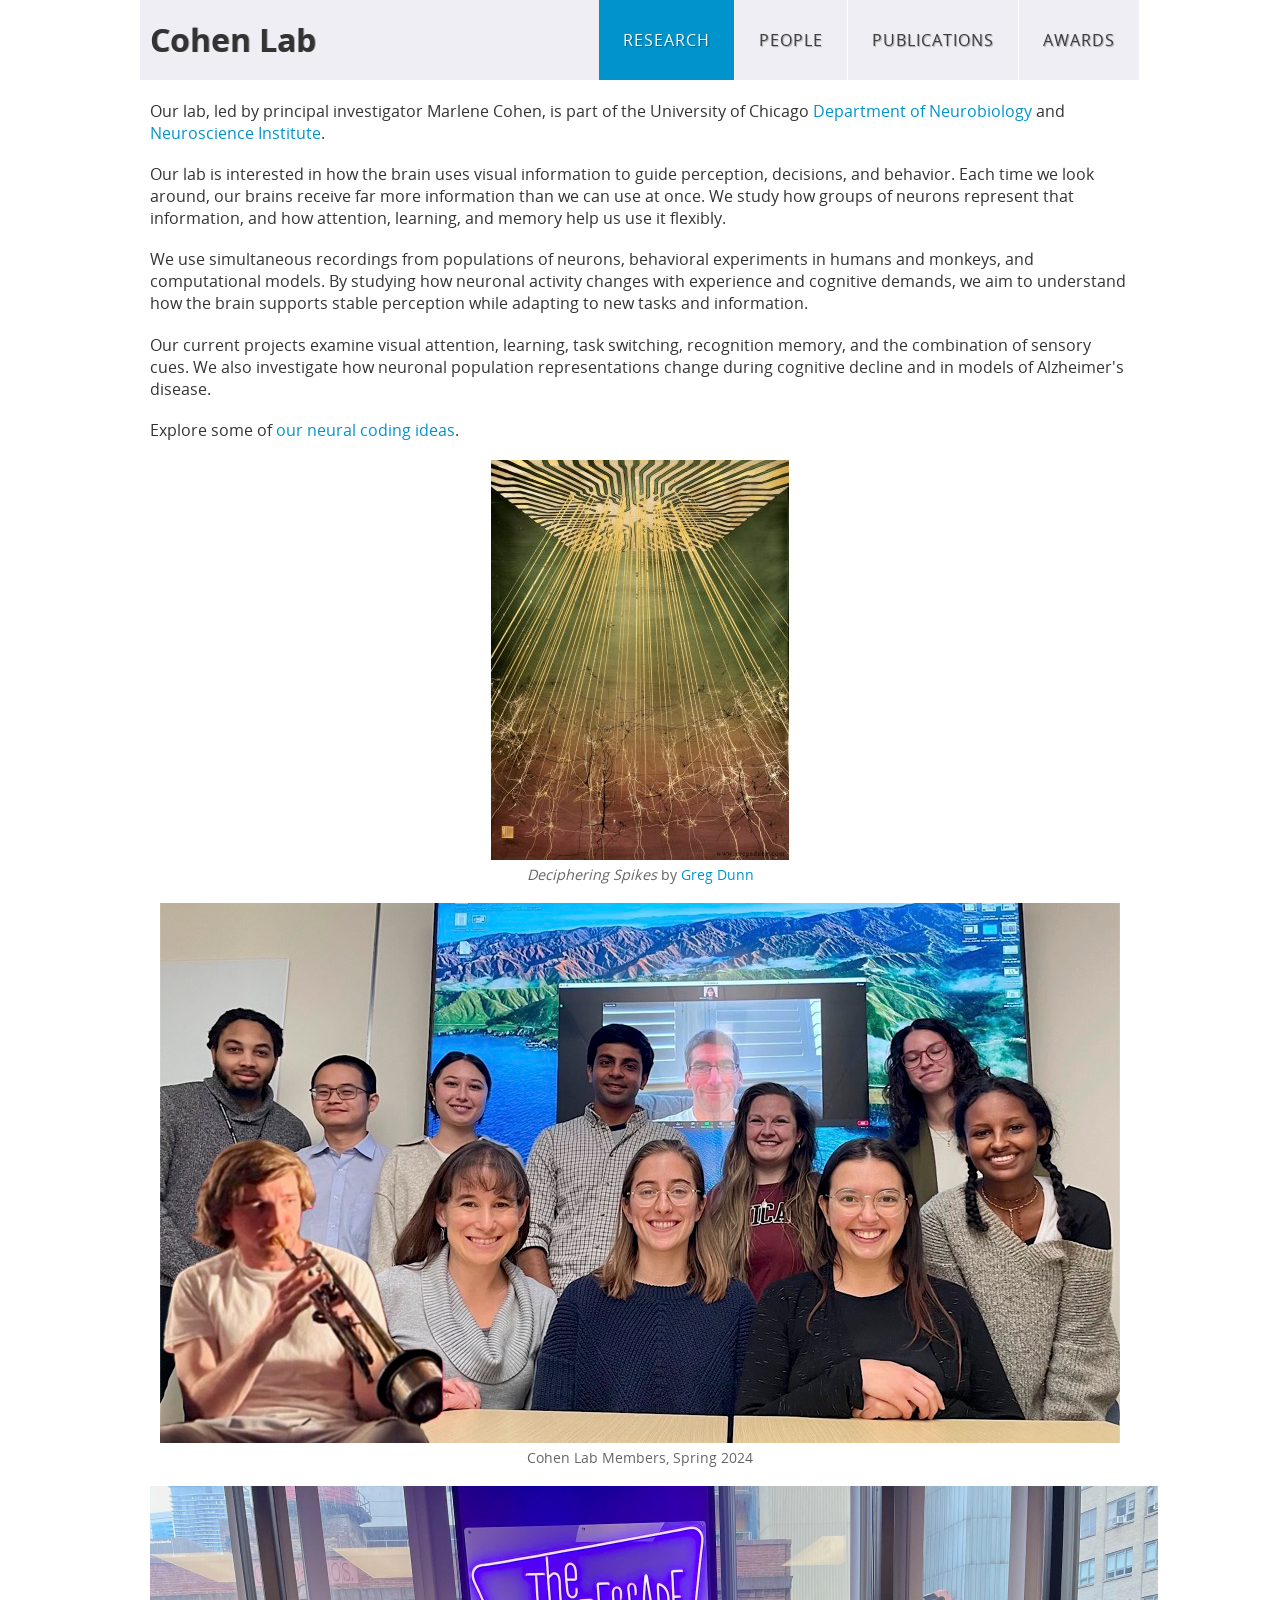
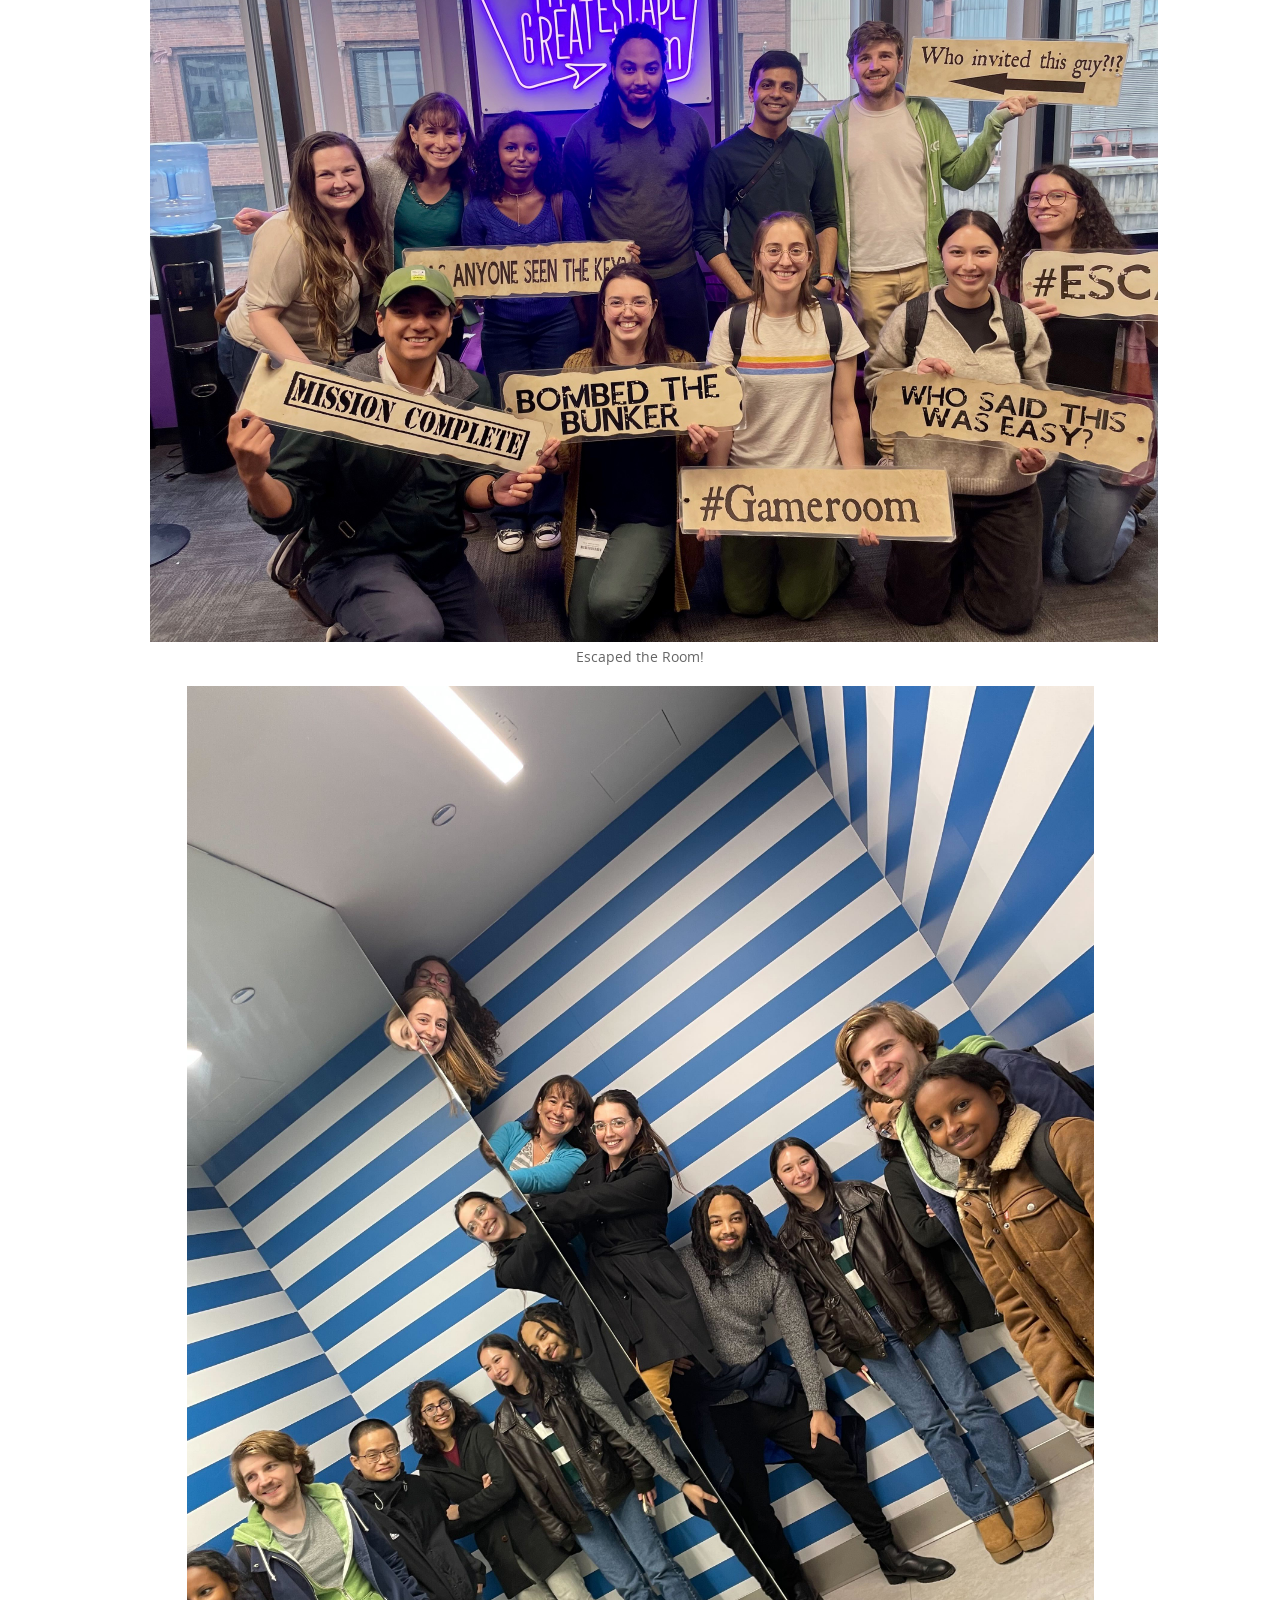
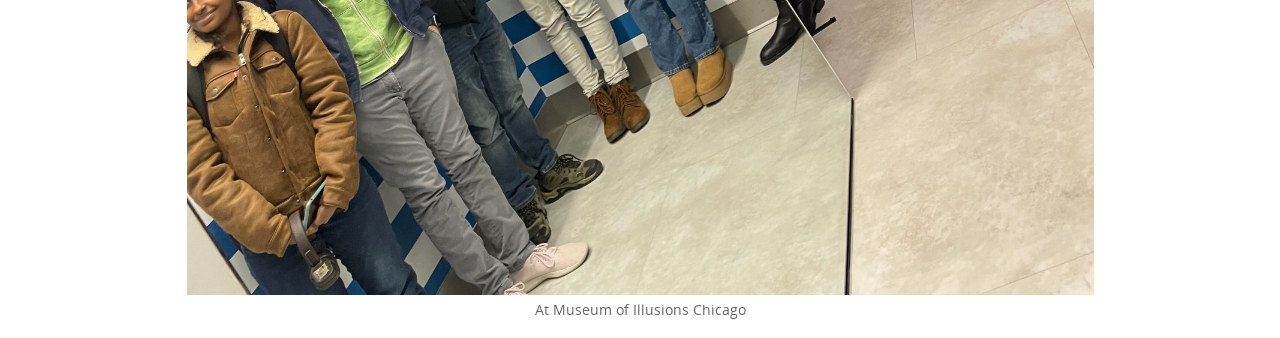
<file: docs/index.html>
<!doctype html>
<html lang="en">
  <head>
    <title>Marlene Cohen Laboratory</title>
    <link href="cohenlab.css" rel="stylesheet" type="text/css" />
  </head>
  <body>
    <div class="content">
      <div class="header">
        <!-- <img src='banner-pitt-mark.jpg'> -->

        <div id="nav">
          <ul>
            <li class="current"><a href="index.html">Research</a></li>
            <li><a href="people.html">People</a></li>
            <li><a href="publications.html">Publications</a></li>
            <li><a href="awards.html">Awards</a></li>
          </ul>
        </div>
        <h1>Cohen Lab</h1>
      </div>

      <div class="main">
        <div class="">
          <!-- <img src='sampledata.jpg'>
<div class="captions">
	<h2>This is what our data looks like.</h2>
</div>

<img src='samplechannel.jpg'>
 -->
          <p>
            Our lab, led by principal investigator Marlene Cohen, is part of the
            University of Chicago
            <a href="https://neurobiology.uchicago.edu/"
              >Department of Neurobiology</a
            >
            and
            <a href="https://neuroscience.uchicago.edu/"
              >Neuroscience Institute</a
            >.
          </p>

          <p>
            Our lab is interested in how the brain uses visual information to
            guide perception, decisions, and behavior. Each time we look around,
            our brains receive far more information than we can use at once. We
            study how groups of neurons represent that information, and how
            attention, learning, and memory help us use it flexibly.
          </p>
          <p>
            We use simultaneous recordings from populations of neurons,
            behavioral experiments in humans and monkeys, and computational
            models. By studying how neuronal activity changes with experience
            and cognitive demands, we aim to understand how the brain supports
            stable perception while adapting to new tasks and information.
          </p>
          <p>
            Our current projects examine visual attention, learning, task
            switching, recognition memory, and the combination of sensory cues.
            We also investigate how neuronal population representations change
            during cognitive decline and in models of Alzheimer's disease.
          </p>

          <p>
            Explore some of
            <a href="https://marlenercohen.github.io/geometry-of-thought/"
              >our neural coding ideas</a
            >.
          </p>

          <div class="figure">
            <div>
              <a href="cohen_commission.html"
                ><img
                  src="cohen_commission.jpg"
                  alt="Deciphering Spikes, painting by Greg Dunn commissioned for the lab"
                  width="298"
                  height="400"
              /></a>
              <!--
	<img src='arrays.jpg' width='900' height='441'>
	<img src='sampledata.jpg' width='482' height='280'>
	<img src='samplechannel.jpg' width='399' height='280'> -->
            </div>
            <div class="caption">
              <i>Deciphering Spikes</i> by
              <a href="cohen_commission.html">Greg Dunn</a>
            </div>
          </div>
        </div>

        <div class="figure">
          <img
            src="labpic.jpg"
            width="960"
            height="540"
            alt="Lab members gathered"
          />
          <div class="caption">Cohen Lab Members, Spring 2024</div>
        </div>
        <div class="figure">
          <img
            src="escape.jpg"
            width="1008"
            height="756"
            alt="Lab members celebrate victory"
          />
          <div class="caption">Escaped the Room!</div>
        </div>
        <div class="figure">
          <img
            src="illusion.jpg"
            width="907"
            height="1209"
            alt="Unusual perspective of lab members"
          />
          <div class="caption">At Museum of Illusions Chicago</div>
        </div>
      </div>
    </div>
    <script>
      var _gaq = _gaq || [];
      _gaq.push(["_setAccount", "UA-36867019-1"]);
      _gaq.push(["_trackPageview"]);

      (function () {
        var ga = document.createElement("script");
        ga.type = "text/javascript";
        ga.async = true;
        ga.src =
          ("https:" == document.location.protocol
            ? "https://ssl"
            : "http://www") + ".google-analytics.com/ga.js";
        var s = document.getElementsByTagName("script")[0];
        s.parentNode.insertBefore(ga, s);
      })();
    </script>
  </body>
</html>
</file>
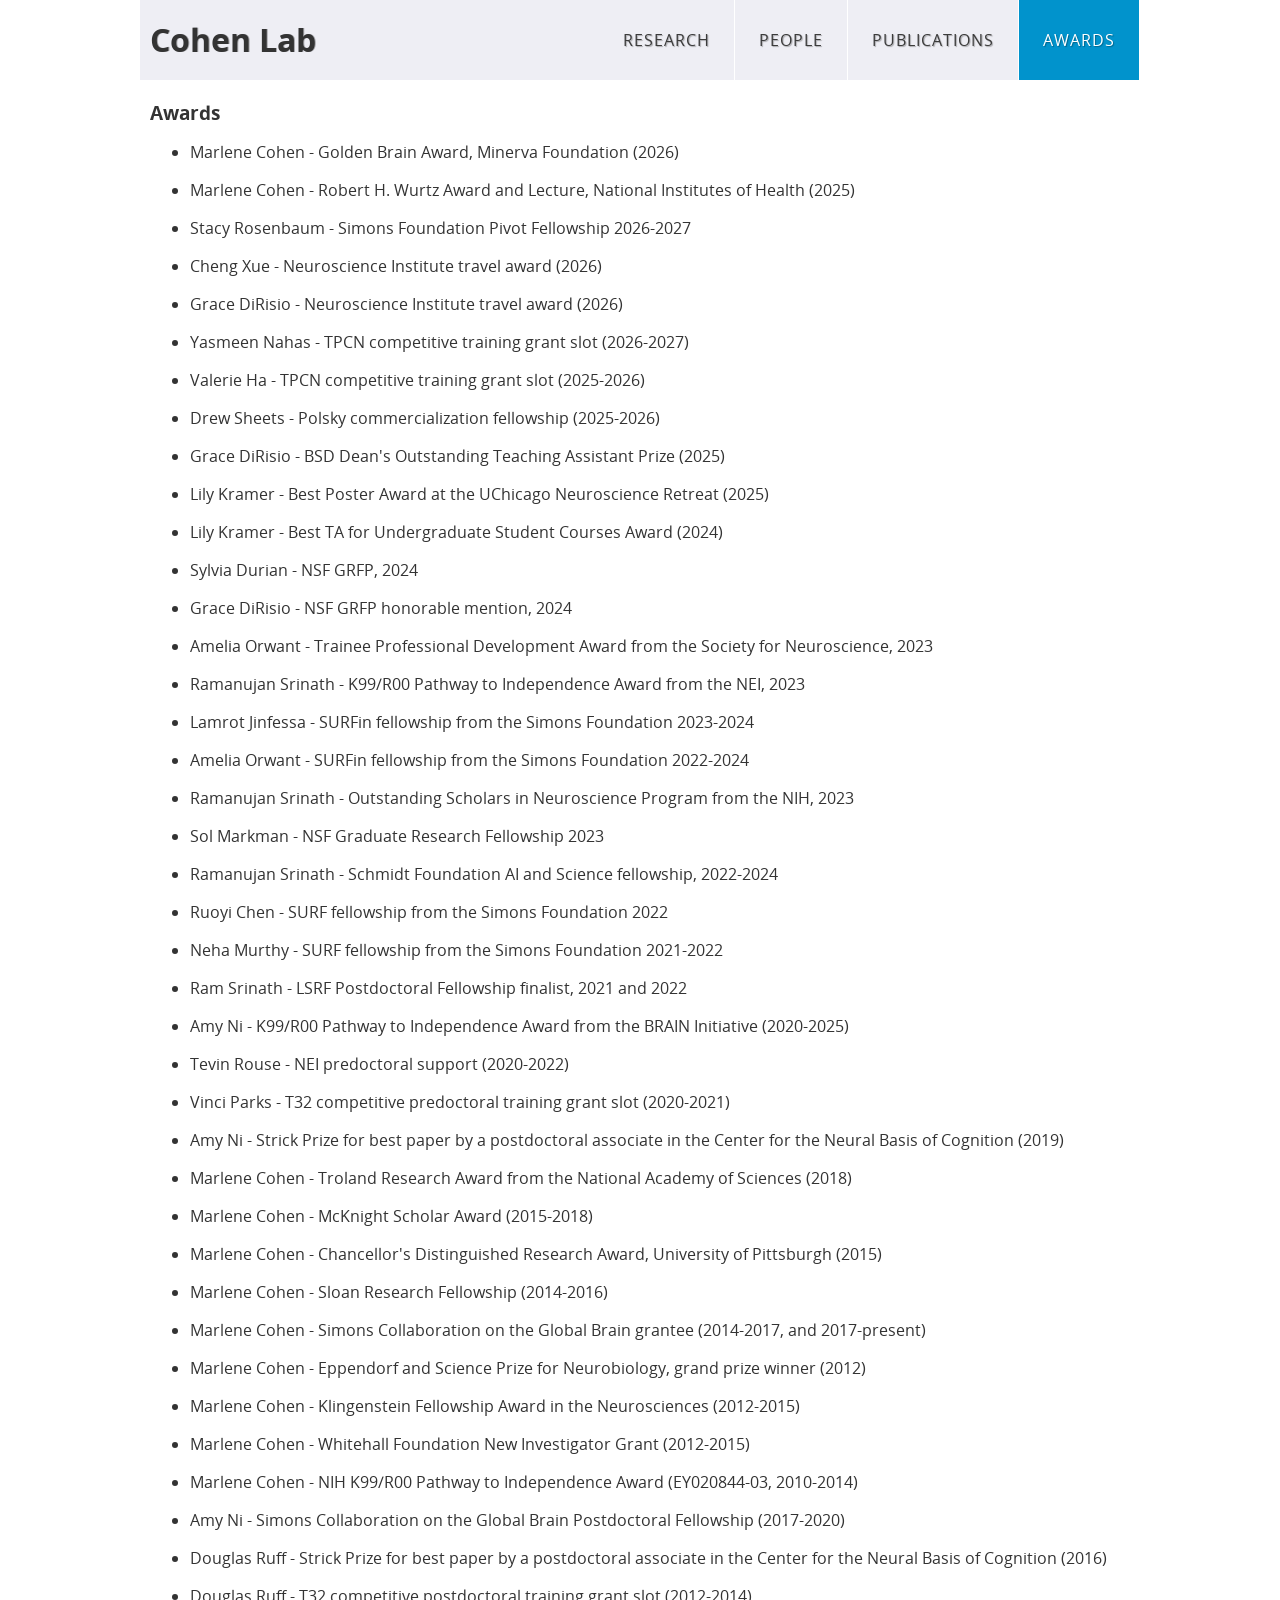
<file: docs/awards.html>
<!doctype html>
<html lang="en">
  <head>
    <title>Marlene Cohen Laboratory : Awards</title>
    <link href="cohenlab.css" rel="stylesheet" type="text/css" />
  </head>
  <body>
    <div class="content">
      <div class="header">
        <!-- <img src='banner-pitt-mark.jpg'> -->

        <div id="nav">
          <ul>
            <li><a href="index.html">Research</a></li>
            <li><a href="people.html">People</a></li>
            <li><a href="publications.html">Publications</a></li>
            <li class="current"><a href="awards.html">Awards</a></li>
          </ul>
        </div>
        <h1><a href="index.html">Cohen Lab</a></h1>
      </div>

      <div class="main">
        <div id="primaryContent">
          <h3>Awards</h3>

          <ul class="awards">
            <li>
              Marlene Cohen - Golden Brain Award, Minerva Foundation (2026)
            </li>
            <li>
              Marlene Cohen - Robert H. Wurtz Award and Lecture, National
              Institutes of Health (2025)
            </li>
            <li>
              Stacy Rosenbaum - Simons Foundation Pivot Fellowship 2026-2027
            </li>
            <li>Cheng Xue - Neuroscience Institute travel award (2026)</li>
            <li>Grace DiRisio - Neuroscience Institute travel award (2026)</li>
            <li>
              Yasmeen Nahas - TPCN competitive training grant slot (2026-2027)
            </li>
            <li>
              Valerie Ha - TPCN competitive training grant slot (2025-2026)
            </li>
            <li>
              Drew Sheets - Polsky commercialization fellowship (2025-2026)
            </li>
            <li>
              Grace DiRisio - BSD Dean's Outstanding Teaching Assistant Prize
              (2025)
            </li>
            <li>
              Lily Kramer - Best Poster Award at the UChicago Neuroscience
              Retreat (2025)
            </li>
            <li>
              Lily Kramer - Best TA for Undergraduate Student Courses Award
              (2024)
            </li>
            <li>Sylvia Durian - NSF GRFP, 2024</li>
            <li>Grace DiRisio - NSF GRFP honorable mention, 2024</li>
            <li>
              Amelia Orwant - Trainee Professional Development Award from the
              Society for Neuroscience, 2023
            </li>
            <li>
              Ramanujan Srinath - K99/R00 Pathway to Independence Award from the
              NEI, 2023
            </li>
            <li>
              Lamrot Jinfessa - SURFin fellowship from the Simons Foundation
              2023-2024
            </li>
            <li>
              Amelia Orwant - SURFin fellowship from the Simons Foundation
              2022-2024
            </li>
            <li>
              Ramanujan Srinath - Outstanding Scholars in Neuroscience Program
              from the NIH, 2023
            </li>
            <li>Sol Markman - NSF Graduate Research Fellowship 2023</li>
            <li>
              Ramanujan Srinath - Schmidt Foundation AI and Science fellowship,
              2022-2024
            </li>
            <li>
              Ruoyi Chen - SURF fellowship from the Simons Foundation 2022
            </li>
            <li>
              Neha Murthy - SURF fellowship from the Simons Foundation 2021-2022
            </li>
            <li>
              Ram Srinath - LSRF Postdoctoral Fellowship finalist, 2021 and 2022
            </li>
            <li>
              Amy Ni - K99/R00 Pathway to Independence Award from the BRAIN
              Initiative (2020-2025)
            </li>
            <li>Tevin Rouse - NEI predoctoral support (2020-2022)</li>
            <li>
              Vinci Parks - T32 competitive predoctoral training grant slot
              (2020-2021)
            </li>
            <li>
              Amy Ni - Strick Prize for best paper by a postdoctoral associate
              in the Center for the Neural Basis of Cognition (2019)
            </li>
            <li>
              Marlene Cohen - Troland Research Award from the National Academy
              of Sciences (2018)
            </li>
            <li>Marlene Cohen - McKnight Scholar Award (2015-2018)</li>
            <li>
              Marlene Cohen - Chancellor's Distinguished Research Award,
              University of Pittsburgh (2015)
            </li>
            <li>Marlene Cohen - Sloan Research Fellowship (2014-2016)</li>
            <li>
              Marlene Cohen - Simons Collaboration on the Global Brain grantee
              (2014-2017, and 2017-present)
            </li>
            <li>
              Marlene Cohen - Eppendorf and Science Prize for Neurobiology,
              grand prize winner (2012)
            </li>
            <li>
              Marlene Cohen - Klingenstein Fellowship Award in the Neurosciences
              (2012-2015)
            </li>
            <li>
              Marlene Cohen - Whitehall Foundation New Investigator Grant
              (2012-2015)
            </li>
            <li>
              Marlene Cohen - NIH K99/R00 Pathway to Independence Award
              (EY020844-03, 2010-2014)
            </li>
            <li>
              Amy Ni - Simons Collaboration on the Global Brain Postdoctoral
              Fellowship (2017-2020)
            </li>
            <li>
              Douglas Ruff - Strick Prize for best paper by a postdoctoral
              associate in the Center for the Neural Basis of Cognition (2016)
            </li>
            <li>
              Douglas Ruff - T32 competitive postdoctoral training grant slot
              (2012-2014)
            </li>
          </ul>
        </div>
      </div>
    </div>
    <script>
      var _gaq = _gaq || [];
      _gaq.push(["_setAccount", "UA-36867019-1"]);
      _gaq.push(["_trackPageview"]);

      (function () {
        var ga = document.createElement("script");
        ga.type = "text/javascript";
        ga.async = true;
        ga.src =
          ("https:" == document.location.protocol
            ? "https://ssl"
            : "http://www") + ".google-analytics.com/ga.js";
        var s = document.getElementsByTagName("script")[0];
        s.parentNode.insertBefore(ga, s);
      })();
    </script>
  </body>
</html>
</file>
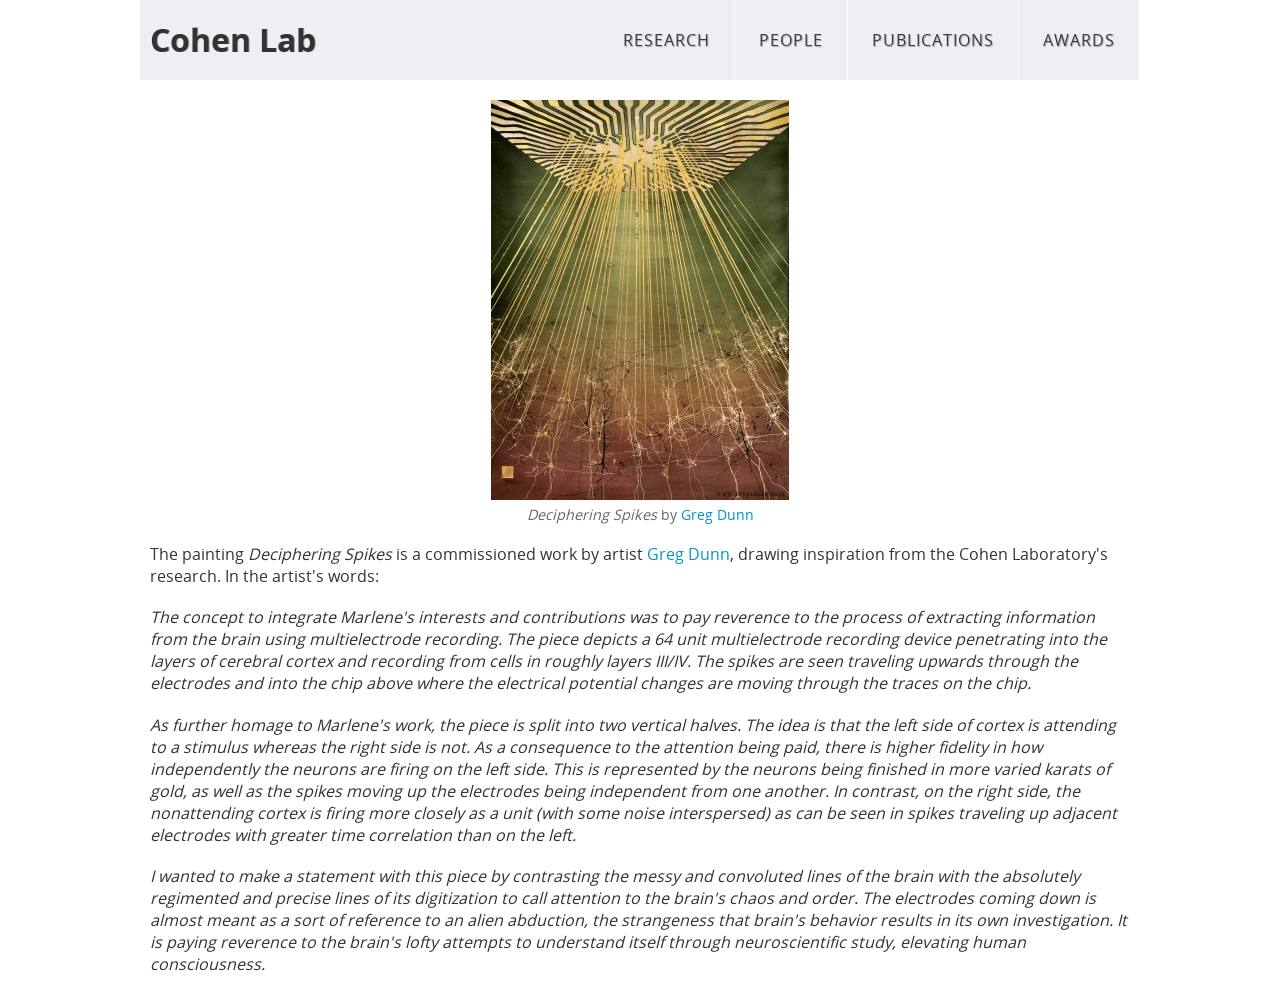
<file: docs/cohen_commission.html>
<!doctype html>
<html lang="en">
  <head>
    <title>Marlene Cohen Laboratory : Painting by Greg Dunn</title>
    <link href="cohenlab.css" rel="stylesheet" type="text/css" />
  </head>
  <body>
    <div class="content">
      <div class="header">
        <!-- <img src='banner-pitt-mark.jpg'> -->

        <div id="nav">
          <ul>
            <li><a href="index.html">Research</a></li>
            <li><a href="people.html">People</a></li>
            <li><a href="publications.html">Publications</a></li>
            <li><a href="awards.html">Awards</a></li>
          </ul>
        </div>
        <h1><a href="index.html">Cohen Lab</a></h1>
      </div>

      <div class="main">
        <div class="figure">
          <div>
            <a href="cohen_commission.html"
              ><img
                src="cohen_commission.jpg"
                alt="Deciphering Spikes, painting by Greg Dunn commissioned for the lab"
                width="298"
                height="400"
            /></a>
            <!--
	<img src='arrays.jpg' width='900' height='441'>
	<img src='sampledata.jpg' width='482' height='280'>
	<img src='samplechannel.jpg' width='399' height='280'> -->
          </div>
          <div class="caption">
            <i>Deciphering Spikes</i> by
            <a href="http://www.gregadunn.com/">Greg Dunn</a>
          </div>
        </div>

        <p>
          The painting <i>Deciphering Spikes</i> is a commissioned work by
          artist <a href="http://www.gregadunn.com/">Greg Dunn</a>, drawing
          inspiration from the Cohen Laboratory's research. In the artist's
          words:
        </p>

        <div class="blockquote">
          <p>
            The concept to integrate Marlene's interests and contributions was
            to pay reverence to the process of extracting information from the
            brain using multielectrode recording. The piece depicts a 64 unit
            multielectrode recording device penetrating into the layers of
            cerebral cortex and recording from cells in roughly layers III/IV.
            The spikes are seen traveling upwards through the electrodes and
            into the chip above where the electrical potential changes are
            moving through the traces on the chip.
          </p>
          <p>
            As further homage to Marlene's work, the piece is split into two
            vertical halves. The idea is that the left side of cortex is
            attending to a stimulus whereas the right side is not. As a
            consequence to the attention being paid, there is higher fidelity in
            how independently the neurons are firing on the left side. This is
            represented by the neurons being finished in more varied karats of
            gold, as well as the spikes moving up the electrodes being
            independent from one another. In contrast, on the right side, the
            nonattending cortex is firing more closely as a unit (with some
            noise interspersed) as can be seen in spikes traveling up adjacent
            electrodes with greater time correlation than on the left.
          </p>
          <p>
            I wanted to make a statement with this piece by contrasting the
            messy and convoluted lines of the brain with the absolutely
            regimented and precise lines of its digitization to call attention
            to the brain's chaos and order. The electrodes coming down is almost
            meant as a sort of reference to an alien abduction, the strangeness
            that brain's behavior results in its own investigation. It is paying
            reverence to the brain's lofty attempts to understand itself through
            neuroscientific study, elevating human consciousness.
          </p>
        </div>
      </div>
    </div>
    <script>
      var _gaq = _gaq || [];
      _gaq.push(["_setAccount", "UA-36867019-1"]);
      _gaq.push(["_trackPageview"]);

      (function () {
        var ga = document.createElement("script");
        ga.type = "text/javascript";
        ga.async = true;
        ga.src =
          ("https:" == document.location.protocol
            ? "https://ssl"
            : "http://www") + ".google-analytics.com/ga.js";
        var s = document.getElementsByTagName("script")[0];
        s.parentNode.insertBefore(ga, s);
      })();
    </script>
  </body>
</html>
</file>
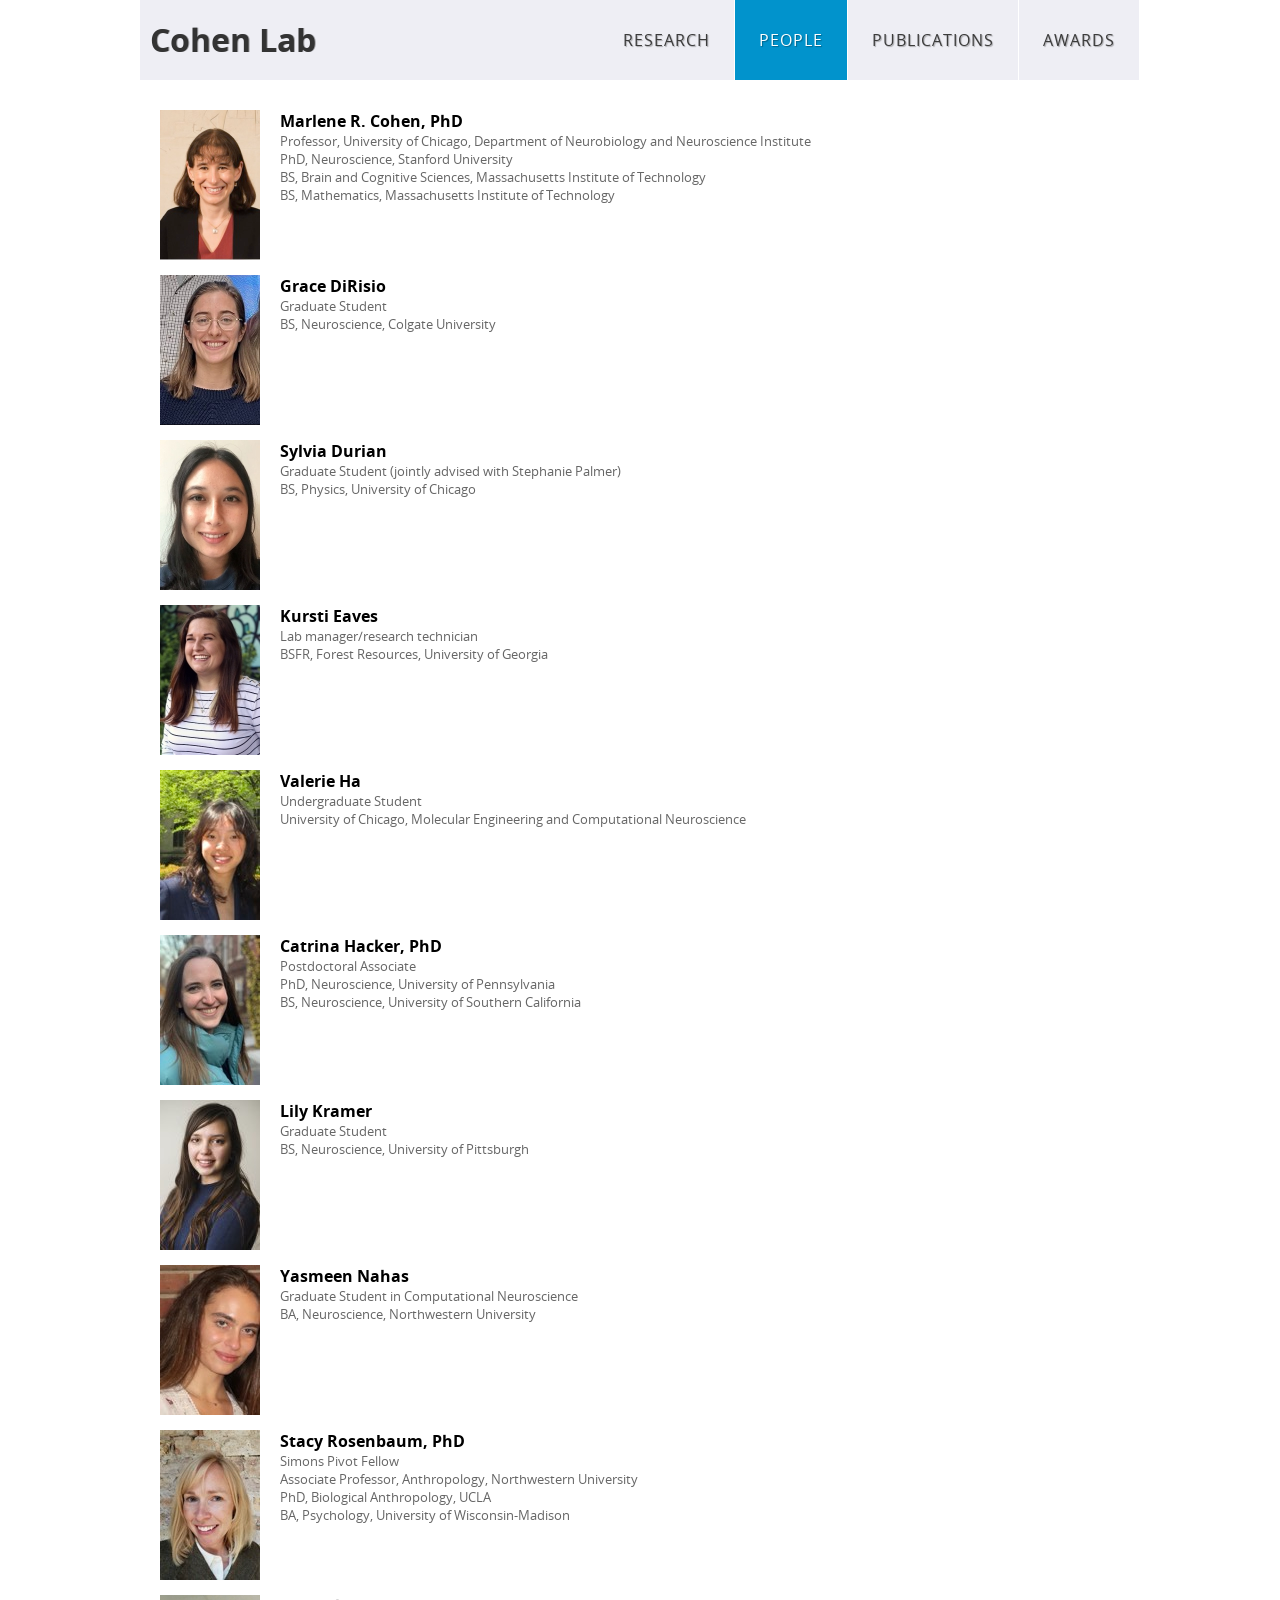
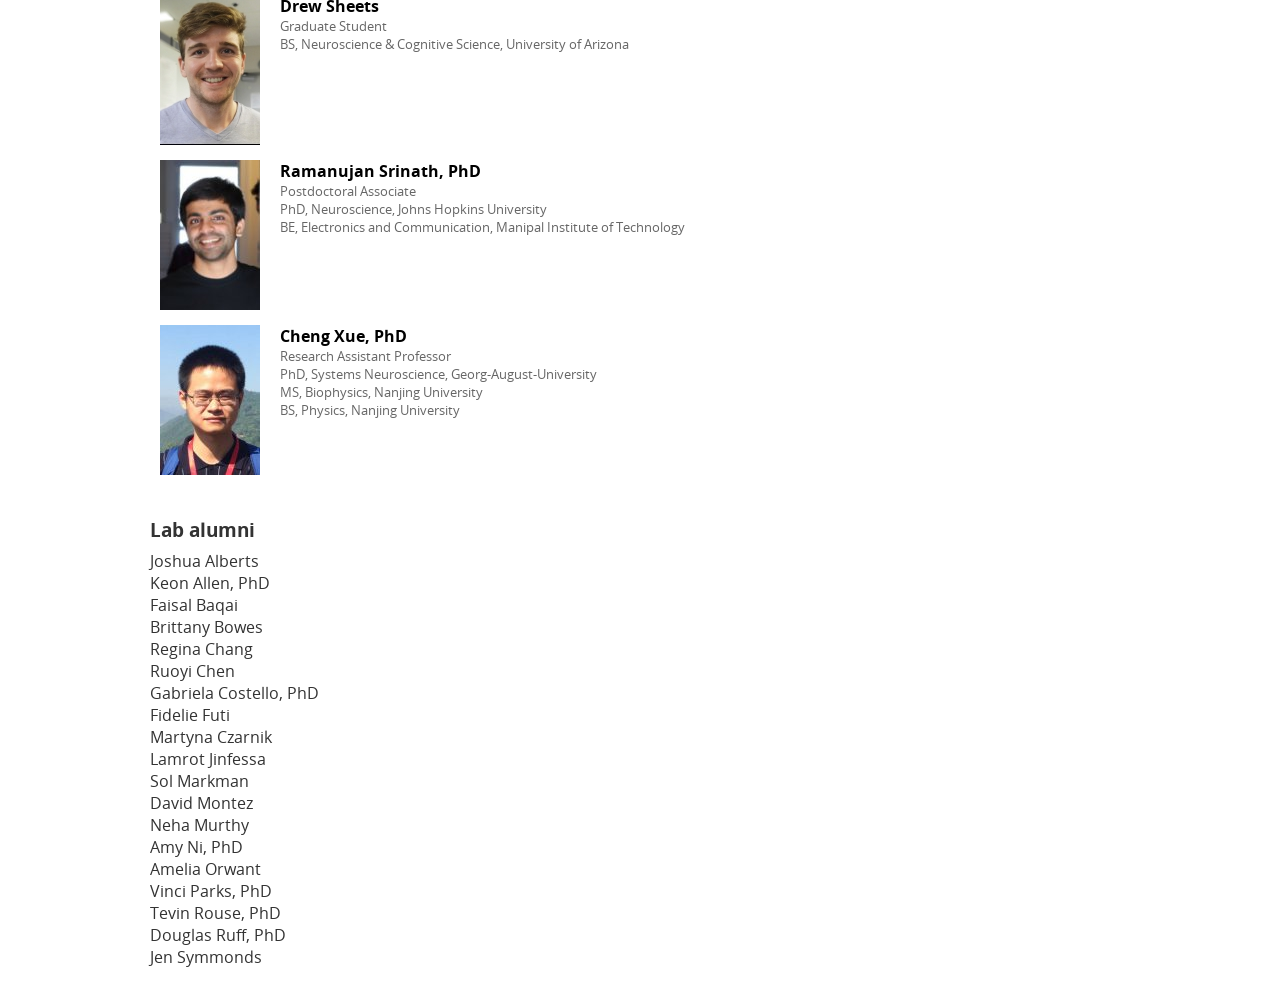
<file: docs/people.html>
<!doctype html>
<html lang="en">
  <head>
    <title>Marlene Cohen Laboratory : People</title>
    <link href="cohenlab.css" rel="stylesheet" type="text/css" />
  </head>
  <body>
    <div class="content">
      <div class="header">
        <!-- <img src='banner-pitt-mark.jpg'> -->

        <div id="nav">
          <ul>
            <li><a href="index.html">Research</a></li>
            <li class="current"><a href="people.html">People</a></li>
            <li><a href="publications.html">Publications</a></li>
            <li><a href="awards.html">Awards</a></li>
          </ul>
        </div>
        <h1><a href="index.html">Cohen Lab</a></h1>
      </div>

      <div class="main">
        <div class="person">
          <div class="photo">
            <a href="marlene_cohen.jpg"
              ><img
                src="marlene_cohen_s.jpg"
                alt="Photo of Marlene R. Cohen"
                width="100"
                height="150"
            /></a>
          </div>
          <div class="text">
            <div class="name">Marlene R. Cohen, PhD</div>
            <div class="title">
              Professor, University of Chicago, Department of Neurobiology and
              Neuroscience Institute
            </div>
            <div class="degree">PhD, Neuroscience, Stanford University</div>
            <div class="degree">
              BS, Brain and Cognitive Sciences, Massachusetts Institute of
              Technology
            </div>
            <div class="degree">
              BS, Mathematics, Massachusetts Institute of Technology
            </div>
          </div>
        </div>

        <div class="person">
          <div class="photo">
            <a href="grace_dirisio.jpg"
              ><img
                src="grace_dirisio_s.jpg"
                alt="Photo of Grace DiRisio"
                width="100"
                height="150"
            /></a>
          </div>
          <div class="text">
            <div class="name">Grace DiRisio</div>
            <div class="title">Graduate Student</div>
            <div class="degree">BS, Neuroscience, Colgate University</div>
          </div>
        </div>

        <div class="person">
          <div class="photo">
            <a href="sylvia_durian.jpg"
              ><img
                src="sylvia_durian_s.jpg"
                alt="Photo of Sylvia Durian"
                width="100"
                height="150"
            /></a>
          </div>
          <div class="text">
            <div class="name">Sylvia Durian</div>
            <div class="title">
              Graduate Student (jointly advised with Stephanie Palmer)
            </div>
            <div class="degree">BS, Physics, University of Chicago</div>
          </div>
        </div>

        <div class="person">
          <div class="photo">
            <a href="kursti_eaves.jpg"
              ><img
                src="kursti_eaves_s.jpg"
                alt="Photo of Kursti Eaves"
                width="100"
                height="150"
            /></a>
          </div>
          <div class="text">
            <div class="name">Kursti Eaves</div>
            <div class="title">Lab manager/research technician</div>
            <div class="degree">
              BSFR, Forest Resources, University of Georgia
            </div>
          </div>
        </div>

        <div class="person">
          <div class="photo">
            <a href="valerie_ha.jpg"
              ><img
                src="valerie_ha_s.jpg"
                alt="Photo of Valerie Ha"
                width="100"
                height="150"
            /></a>
          </div>
          <div class="text">
            <div class="name">Valerie Ha</div>
            <div class="title">Undergraduate Student</div>
            <div class="degree">
              University of Chicago, Molecular Engineering and Computational
              Neuroscience
            </div>
          </div>
        </div>

        <div class="person">
          <div class="photo">
            <a href="catrina_hacker.jpg"
              ><img
                src="catrina_hacker_s.jpg"
                alt="Photo of Catrina Hacker"
                width="100"
                height="150"
            /></a>
          </div>
          <div class="text">
            <div class="name">Catrina Hacker, PhD</div>
            <div class="title">Postdoctoral Associate</div>
            <div class="degree">
              PhD, Neuroscience, University of Pennsylvania
            </div>
            <div class="degree">
              BS, Neuroscience, University of Southern California
            </div>
          </div>
        </div>

        <div class="person">
          <div class="photo">
            <a href="lily_kramer.jpg"
              ><img
                src="lily_kramer_s.jpg"
                alt="Photo of Lily Kramer"
                width="100"
                height="150"
            /></a>
          </div>
          <div class="text">
            <div class="name">Lily Kramer</div>
            <div class="title">Graduate Student</div>
            <div class="degree">BS, Neuroscience, University of Pittsburgh</div>
          </div>
        </div>

        <div class="person">
          <div class="photo">
            <a href="yasmeen_nahas.jpg"
              ><img
                src="yasmeen_nahas_s.jpg"
                alt="Photo of Yasmeen Nahas"
                width="100"
                height="150"
            /></a>
          </div>
          <div class="text">
            <div class="name">Yasmeen Nahas</div>
            <div class="title">
              Graduate Student in Computational Neuroscience
            </div>
            <div class="degree">BA, Neuroscience, Northwestern University</div>
          </div>
        </div>

        <div class="person">
          <div class="photo">
            <a href="stacy_rosenbaum.jpg"
              ><img
                src="stacy_rosenbaum_s.jpg"
                alt="Photo of Stacy Rosenbaum"
                width="100"
                height="150"
            /></a>
          </div>
          <div class="text">
            <div class="name">Stacy Rosenbaum, PhD</div>
            <div class="title">Simons Pivot Fellow</div>
            <div class="degree">
              Associate Professor, Anthropology, Northwestern University
            </div>
            <div class="degree">PhD, Biological Anthropology, UCLA</div>
            <div class="degree">
              BA, Psychology, University of Wisconsin-Madison
            </div>
          </div>
        </div>

        <div class="person">
          <div class="photo">
            <a href="drew_sheets.jpg">
              <img
                src="drew_sheets_s.jpg"
                alt="Photo of Drew Sheets"
                width="100"
                height="150"
              />
            </a>
          </div>
          <div class="text">
            <div class="name">Drew Sheets</div>
            <div class="title">Graduate Student</div>
            <div class="degree">
              BS, Neuroscience &amp; Cognitive Science, University of Arizona
            </div>
          </div>
        </div>

        <div class="person">
          <div class="photo">
            <a href="ramanujan_srinath.jpg"
              ><img
                src="ramanujan_srinath_s.jpg"
                alt="Photo of Ramanujan Srinath"
                width="100"
                height="150"
            /></a>
          </div>
          <div class="text">
            <div class="name">Ramanujan Srinath, PhD</div>
            <div class="title">Postdoctoral Associate</div>
            <div class="degree">
              PhD, Neuroscience, Johns Hopkins University
            </div>
            <div class="degree">
              BE, Electronics and Communication, Manipal Institute of Technology
            </div>
          </div>
        </div>

        <div class="person">
          <div class="photo">
            <a href="cheng_xue.jpg"
              ><img
                src="cheng_xue_s.jpg"
                alt="Photo of Cheng Xue"
                width="100"
                height="150"
            /></a>
          </div>
          <div class="text">
            <div class="name">Cheng Xue, PhD</div>
            <div class="title">Research Assistant Professor</div>
            <div class="degree">
              PhD, Systems Neuroscience, Georg-August-University
            </div>
            <div class="degree">MS, Biophysics, Nanjing University</div>
            <div class="degree">BS, Physics, Nanjing University</div>
          </div>
        </div>

        <h3 class="alumni-heading">Lab alumni</h3>
        <ul class="alumni">
          <li>Joshua Alberts</li>
          <li>Keon Allen, PhD</li>
          <li>Faisal Baqai</li>
          <li>Brittany Bowes</li>
          <li>Regina Chang</li>
          <li>Ruoyi Chen</li>
          <li>Gabriela Costello, PhD</li>
          <li>Fidelie Futi</li>
          <li>Martyna Czarnik</li>
          <li>Lamrot Jinfessa</li>
          <li>Sol Markman</li>
          <li>David Montez</li>
          <li>Neha Murthy</li>
          <li>Amy Ni, PhD</li>
          <li>Amelia Orwant</li>
          <li>Vinci Parks, PhD</li>
          <li>Tevin Rouse, PhD</li>
          <li>Douglas Ruff, PhD</li>
          <li>Jen Symmonds</li>
        </ul>
      </div>
    </div>
    <script>
      var _gaq = _gaq || [];
      _gaq.push(["_setAccount", "UA-36867019-1"]);
      _gaq.push(["_trackPageview"]);

      (function () {
        var ga = document.createElement("script");
        ga.type = "text/javascript";
        ga.async = true;
        ga.src =
          ("https:" == document.location.protocol
            ? "https://ssl"
            : "http://www") + ".google-analytics.com/ga.js";
        var s = document.getElementsByTagName("script")[0];
        s.parentNode.insertBefore(ga, s);
      })();
    </script>
  </body>
</html>
</file>
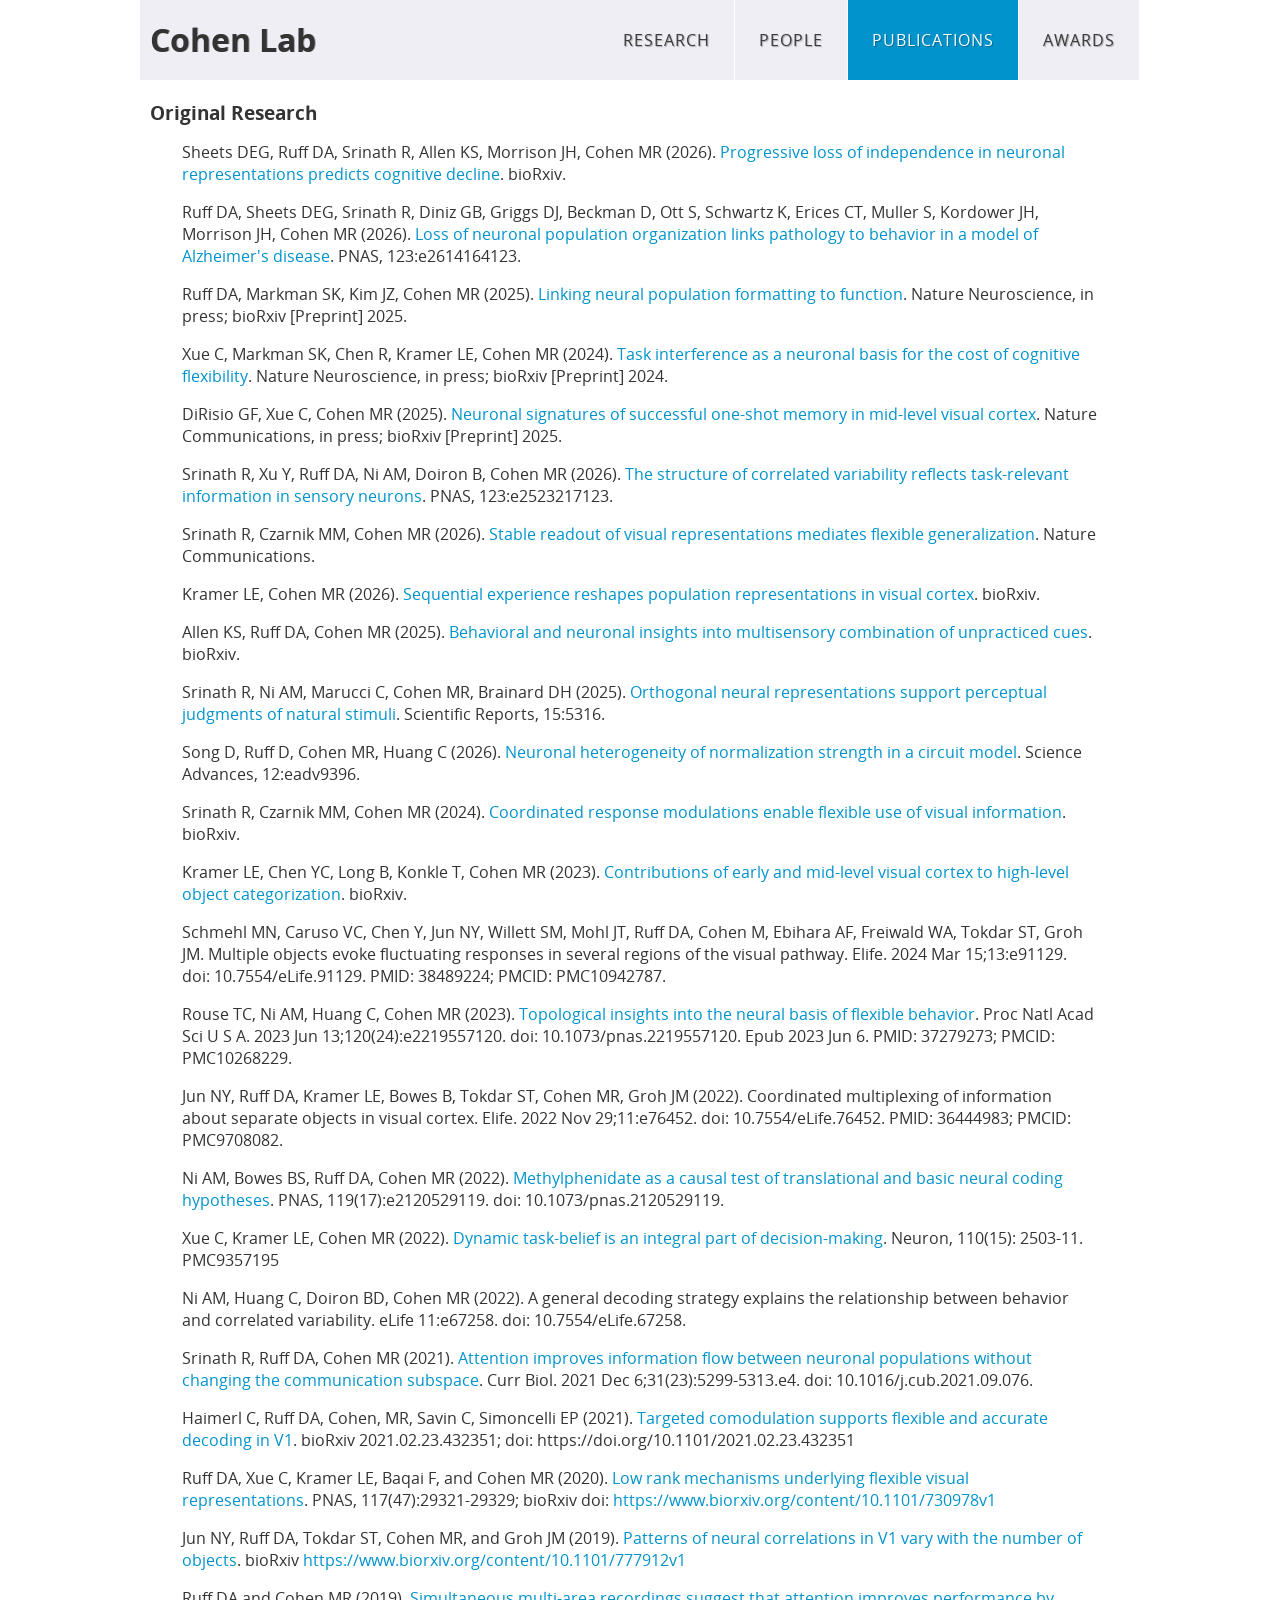
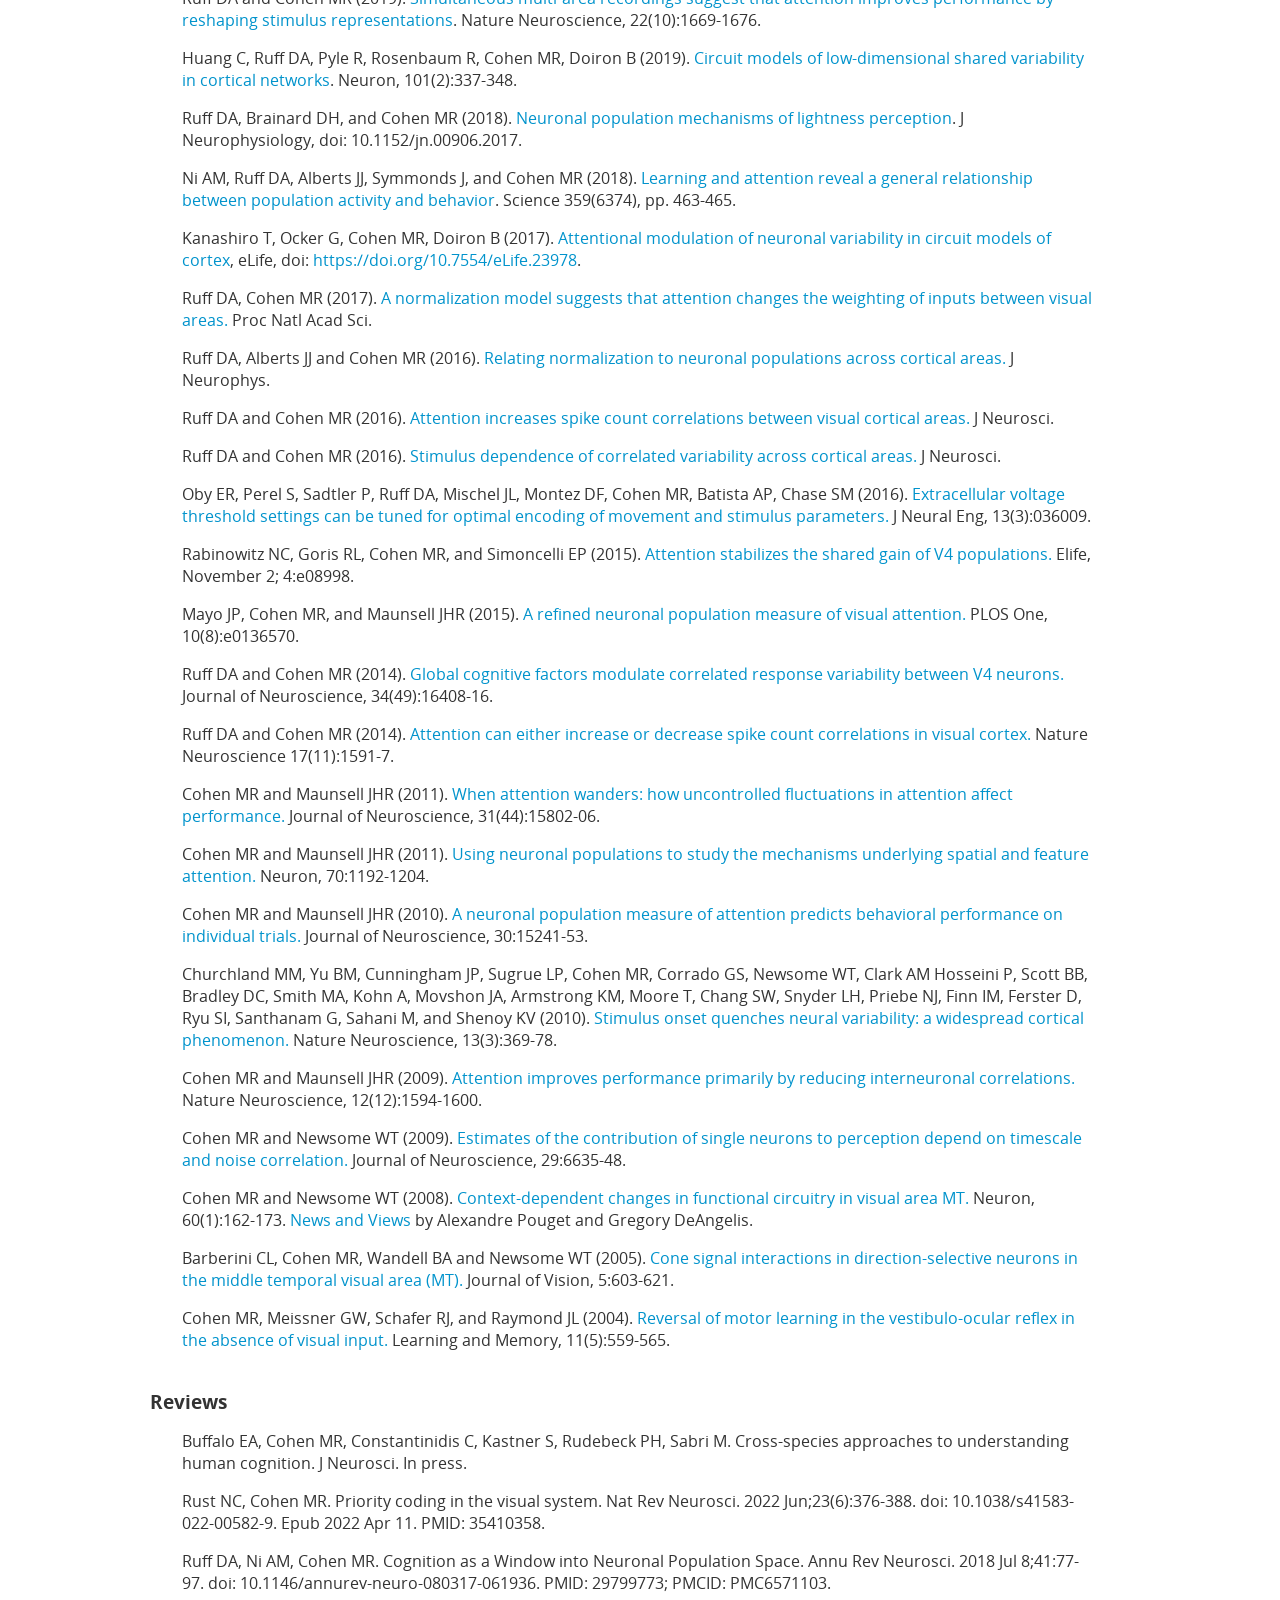
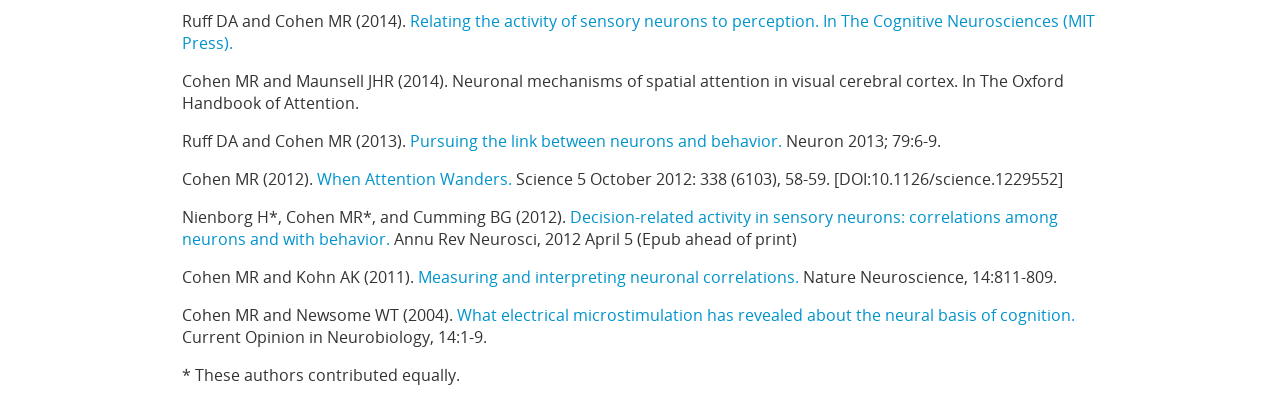
<file: docs/publications.html>
<!doctype html>
<html lang="en">
  <head>
    <title>Marlene Cohen Laboratory : Publications</title>
    <link href="cohenlab.css" rel="stylesheet" type="text/css" />
  </head>
  <body>
    <div class="content">
      <div class="header">
        <!-- <img src='banner-pitt-mark.jpg'> -->

        <div id="nav">
          <ul>
            <li><a href="index.html">Research</a></li>
            <li><a href="people.html">People</a></li>
            <li class="current">
              <a href="publications.html">Publications</a>
            </li>
            <li><a href="awards.html">Awards</a></li>
          </ul>
        </div>
        <h1><a href="index.html">Cohen Lab</a></h1>
      </div>

      <div class="main">
        <div id="primaryContent">
          <h3>Original Research</h3>

          <div class="pub">
            Sheets DEG, Ruff DA, Srinath R, Allen KS, Morrison JH,
            <span class="me">Cohen MR</span> (2026).
            <a href="https://pubmed.ncbi.nlm.nih.gov/42427577/"
              >Progressive loss of independence in neuronal representations
              predicts cognitive decline</a
            >. bioRxiv.
          </div>

          <div class="pub">
            Ruff DA, Sheets DEG, Srinath R, Diniz GB, Griggs DJ, Beckman D, Ott
            S, Schwartz K, Erices CT, Muller S, Kordower JH, Morrison JH,
            <span class="me">Cohen MR</span> (2026).
            <a href="https://pubmed.ncbi.nlm.nih.gov/42640802/"
              >Loss of neuronal population organization links pathology to
              behavior in a model of Alzheimer's disease</a
            >. PNAS, 123:e2614164123.
          </div>

          <div class="pub">
            Ruff DA, Markman SK, Kim JZ,
            <span class="me">Cohen MR</span> (2025).
            <a href="https://pubmed.ncbi.nlm.nih.gov/39803479/"
              >Linking neural population formatting to function</a
            >. Nature Neuroscience, in press; bioRxiv [Preprint] 2025.
          </div>

          <div class="pub">
            Xue C, Markman SK, Chen R, Kramer LE,
            <span class="me">Cohen MR</span> (2024).
            <a href="https://pubmed.ncbi.nlm.nih.gov/38496626/"
              >Task interference as a neuronal basis for the cost of cognitive
              flexibility</a
            >. Nature Neuroscience, in press; bioRxiv [Preprint] 2024.
          </div>

          <div class="pub">
            DiRisio GF, Xue C, <span class="me">Cohen MR</span> (2025).
            <a href="https://pubmed.ncbi.nlm.nih.gov/41040209/"
              >Neuronal signatures of successful one-shot memory in mid-level
              visual cortex</a
            >. Nature Communications, in press; bioRxiv [Preprint] 2025.
          </div>

          <div class="pub">
            Srinath R, Xu Y, Ruff DA, Ni AM, Doiron B,
            <span class="me">Cohen MR</span> (2026).
            <a href="https://pubmed.ncbi.nlm.nih.gov/42412944/"
              >The structure of correlated variability reflects task-relevant
              information in sensory neurons</a
            >. PNAS, 123:e2523217123.
          </div>

          <div class="pub">
            Srinath R, Czarnik MM, <span class="me">Cohen MR</span> (2026).
            <a href="https://pubmed.ncbi.nlm.nih.gov/42342672/"
              >Stable readout of visual representations mediates flexible
              generalization</a
            >. Nature Communications.
          </div>

          <div class="pub">
            Kramer LE, <span class="me">Cohen MR</span> (2026).
            <a href="https://pubmed.ncbi.nlm.nih.gov/41889961/"
              >Sequential experience reshapes population representations in
              visual cortex</a
            >. bioRxiv.
          </div>

          <div class="pub">
            Allen KS, Ruff DA, <span class="me">Cohen MR</span> (2025).
            <a href="https://doi.org/10.1101/2025.10.29.685323"
              >Behavioral and neuronal insights into multisensory combination of
              unpracticed cues</a
            >. bioRxiv.
          </div>

          <div class="pub">
            Srinath R, Ni AM, Marucci C, <span class="me">Cohen MR</span>,
            Brainard DH (2025).
            <a href="https://pubmed.ncbi.nlm.nih.gov/39939679/"
              >Orthogonal neural representations support perceptual judgments of
              natural stimuli</a
            >. Scientific Reports, 15:5316.
          </div>

          <div class="pub">
            Song D, Ruff D, <span class="me">Cohen MR</span>, Huang C (2026).
            <a href="https://pubmed.ncbi.nlm.nih.gov/41477828/"
              >Neuronal heterogeneity of normalization strength in a circuit
              model</a
            >. Science Advances, 12:eadv9396.
          </div>

          <div class="pub">
            Srinath R, Czarnik MM, <span class="me">Cohen MR</span> (2024).
            <a href="https://doi.org/10.1101/2024.07.10.602774"
              >Coordinated response modulations enable flexible use of visual
              information</a
            >. bioRxiv.
          </div>

          <div class="pub">
            Kramer LE, Chen YC, Long B, Konkle T,
            <span class="me">Cohen MR</span> (2023).
            <a href="https://pubmed.ncbi.nlm.nih.gov/37398251/"
              >Contributions of early and mid-level visual cortex to high-level
              object categorization</a
            >. bioRxiv.
          </div>

          <div class="pub">
            Schmehl MN, Caruso VC, Chen Y, Jun NY, Willett SM, Mohl JT, Ruff DA,
            <span class="me">Cohen M</span>, Ebihara AF, Freiwald WA, Tokdar ST,
            Groh JM. Multiple objects evoke fluctuating responses in several
            regions of the visual pathway. Elife. 2024 Mar 15;13:e91129. doi:
            10.7554/eLife.91129. PMID: 38489224; PMCID: PMC10942787.
          </div>

          <div class="pub">
            Rouse TC, Ni AM, Huang C, <span class="me">Cohen MR</span> (2023).
            <a href="pubs/Rouse_topological_2021.pdf"
              >Topological insights into the neural basis of flexible
              behavior</a
            >. Proc Natl Acad Sci U S A. 2023 Jun 13;120(24):e2219557120. doi:
            10.1073/pnas.2219557120. Epub 2023 Jun 6. PMID: 37279273; PMCID:
            PMC10268229.
          </div>

          <div class="pub">
            Jun NY, Ruff DA, Kramer LE, Bowes B, Tokdar ST,
            <span class="me">Cohen MR</span>, Groh JM (2022). Coordinated
            multiplexing of information about separate objects in visual cortex.
            Elife. 2022 Nov 29;11:e76452. doi: 10.7554/eLife.76452. PMID:
            36444983; PMCID: PMC9708082.
          </div>

          <div class="pub">
            Ni AM, Bowes BS, Ruff DA, <span class="me">Cohen MR</span> (2022).
            <a href="pubs/Ni_Methylphenidate_2022.pdf"
              >Methylphenidate as a causal test of translational and basic
              neural coding hypotheses</a
            >. PNAS, 119(17):e2120529119. doi: 10.1073/pnas.2120529119.
          </div>

          <div class="pub">
            Xue C, Kramer LE, <span class="me">Cohen MR</span> (2022).
            <a href="pubs/Xue_Dynamic_2021.pdf"
              >Dynamic task-belief is an integral part of decision-making</a
            >. Neuron, 110(15): 2503-11. PMC9357195
          </div>

          <div class="pub">
            Ni AM, Huang C, Doiron BD, <span class="me">Cohen MR</span> (2022).
            A general decoding strategy explains the relationship between
            behavior and correlated variability. eLife 11:e67258. doi:
            10.7554/eLife.67258.
          </div>

          <div class="pub">
            Srinath R, Ruff DA, <span class="me">Cohen MR</span> (2021).
            <a href="pubs/Srinath_2021.pdf"
              >Attention improves information flow between neuronal populations
              without changing the communication subspace</a
            >. Curr Biol. 2021 Dec 6;31(23):5299-5313.e4. doi:
            10.1016/j.cub.2021.09.076.
          </div>

          <div class="pub">
            Haimerl C, Ruff DA, <span class="me">Cohen</span>, MR, Savin C,
            Simoncelli EP (2021).
            <a href="pubs/Haimerl_Targeted_2021.pdf"
              >Targeted comodulation supports flexible and accurate decoding in
              V1</a
            >. bioRxiv 2021.02.23.432351; doi:
            https://doi.org/10.1101/2021.02.23.432351
          </div>

          <div class="pub">
            Ruff DA, Xue C, Kramer LE, Baqai F, and
            <span class="me">Cohen MR</span> (2020).
            <a href="pubs/RuffXue2020.pdf"
              >Low rank mechanisms underlying flexible visual representations</a
            >. PNAS, 117(47):29321-29329; bioRxiv doi:
            <a href="https://www.biorxiv.org/content/10.1101/730978v1"
              >https://www.biorxiv.org/content/10.1101/730978v1</a
            >
          </div>

          <div class="pub">
            Jun NY, Ruff DA, Tokdar ST, <span class="me">Cohen MR</span>, and
            Groh JM (2019).
            <a href="pubs/JunGrohetal2019.pdf"
              >Patterns of neural correlations in V1 vary with the number of
              objects</a
            >. bioRxiv
            <a href="https://www.biorxiv.org/content/10.1101/777912v1"
              >https://www.biorxiv.org/content/10.1101/777912v1</a
            >
          </div>

          <div class="pub">
            Ruff DA and <span class="me">Cohen MR</span> (2019).
            <a href="pubs/RuffCohen2019.pdf"
              >Simultaneous multi-area recordings suggest that attention
              improves performance by reshaping stimulus representations</a
            >. Nature Neuroscience, 22(10):1669-1676.
          </div>

          <div class="pub">
            Huang C, Ruff DA, Pyle R, Rosenbaum R,
            <span class="me">Cohen MR</span>, Doiron B (2019).
            <a href="pubs/Huangetal2019.pdf"
              >Circuit models of low-dimensional shared variability in cortical
              networks</a
            >. Neuron, 101(2):337-348.
          </div>

          <div class="pub">
            Ruff DA, Brainard DH, and <span class="me">Cohen MR</span> (2018).
            <a href="pubs/Ruff_etal_2018.pdf"
              >Neuronal population mechanisms of lightness perception</a
            >. J Neurophysiology, doi: 10.1152/jn.00906.2017.
          </div>

          <div class="pub">
            Ni AM, Ruff DA, Alberts JJ, Symmonds J, and
            <span class="me">Cohen MR</span> (2018).
            <a href="pubs/Nietal2018.pdf"
              >Learning and attention reveal a general relationship between
              population activity and behavior</a
            >. Science 359(6374), pp. 463-465.
          </div>

          <div class="pub">
            Kanashiro T, Ocker G, <span class="me">Cohen MR</span>, Doiron B
            (2017).
            <a href="pubs/elife-23978-v3.pdf"
              >Attentional modulation of neuronal variability in circuit models
              of cortex</a
            >, eLife, doi:
            <a href="https://doi.org/10.7554/eLife.23978"
              >https://doi.org/10.7554/eLife.23978</a
            >.
          </div>

          <div class="pub">
            Ruff DA, <span class="me">Cohen MR</span> (2017).
            <a href="pubs/PNAS-2017-Ruff-1619857114.pdf"
              >A normalization model suggests that attention changes the
              weighting of inputs between visual areas.</a
            >
            Proc Natl Acad Sci.
          </div>

          <div class="pub">
            Ruff DA, Alberts JJ and <span class="me">Cohen MR</span> (2016).
            <a
              href="pubs/2016_Relating_normalization_to_neuronal_populations_across_cortical_areas.pdf"
              >Relating normalization to neuronal populations across cortical
              areas.</a
            >
            J Neurophys.
          </div>

          <div class="pub">
            Ruff DA and <span class="me">Cohen MR</span> (2016).
            <a
              href="pubs/2016_Attention_Increases_Spike_Count_Correlations_between_Visual_Cortical_Areas.pdf"
              >Attention increases spike count correlations between visual
              cortical areas.</a
            >
            J Neurosci.
          </div>

          <div class="pub">
            Ruff DA and <span class="me">Cohen MR</span> (2016).
            <a
              href="pubs/2016_Stimulus_Dependence_of_Correlated_Variability_across_Cortical_Areas.pdf"
              >Stimulus dependence of correlated variability across cortical
              areas.</a
            >
            J Neurosci.
          </div>

          <div class="pub">
            Oby ER, Perel S, Sadtler P, Ruff DA, Mischel JL, Montez DF,
            <span class="me">Cohen MR</span>, Batista AP, Chase SM (2016).
            <a href="pubs/Oby2016.pdf"
              >Extracellular voltage threshold settings can be tuned for optimal
              encoding of movement and stimulus parameters.</a
            >
            J Neural Eng, 13(3):036009.
          </div>

          <div class="pub">
            Rabinowitz NC, Goris RL, <span class="me">Cohen MR</span>, and
            Simoncelli EP (2015).
            <a href="pubs/Rabinowitz2015.pdf"
              >Attention stabilizes the shared gain of V4 populations.</a
            >
            Elife, November 2; 4:e08998.
          </div>

          <div class="pub">
            Mayo JP, <span class="me">Cohen MR</span>, and Maunsell JHR (2015).
            <a href="pubs/Mayo2015.pdf"
              >A refined neuronal population measure of visual attention.</a
            >
            PLOS One, 10(8):e0136570.
          </div>

          <div class="pub">
            Ruff DA and <span class="me">Cohen MR</span> (2014).
            <a
              href="pubs/2014_Global_Cognitive_Factors_Modulate_Correlated_Response_Variability_between_V4_Neurons.pdf"
              >Global cognitive factors modulate correlated response variability
              between V4 neurons.</a
            >
            Journal of Neuroscience, 34(49):16408-16.
          </div>

          <div class="pub">
            Ruff DA and <span class="me">Cohen MR</span> (2014).
            <a href="pubs/ruffcohen2014.pdf"
              >Attention can either increase or decrease spike count
              correlations in visual cortex.</a
            >
            Nature Neuroscience 17(11):1591-7.
          </div>

          <div class="pub">
            <span class="me">Cohen MR</span> and Maunsell JHR (2011).
            <a href="pubs/cohenmaunsell2011b.pdf"
              >When attention wanders: how uncontrolled fluctuations in
              attention affect performance.</a
            >
            Journal of Neuroscience, 31(44):15802-06.
          </div>

          <div class="pub">
            <span class="me">Cohen MR</span> and Maunsell JHR (2011).
            <a href="pubs/cohenmaunsell2011.pdf"
              >Using neuronal populations to study the mechanisms underlying
              spatial and feature attention.</a
            >
            Neuron, 70:1192-1204.
          </div>

          <div class="pub">
            <span class="me">Cohen MR</span> and Maunsell JHR (2010).
            <a href="pubs/cohenmaunsell2010.pdf"
              >A neuronal population measure of attention predicts behavioral
              performance on individual trials.</a
            >
            Journal of Neuroscience, 30:15241-53.
          </div>

          <div class="pub">
            Churchland MM, Yu BM, Cunningham JP, Sugrue LP,
            <span class="me">Cohen MR</span>, Corrado GS, Newsome WT, Clark AM
            Hosseini P, Scott BB, Bradley DC, Smith MA, Kohn A, Movshon JA,
            Armstrong KM, Moore T, Chang SW, Snyder LH, Priebe NJ, Finn IM,
            Ferster D, Ryu SI, Santhanam G, Sahani M, and Shenoy KV (2010).
            <a href="pubs/churchlandetal2010.pdf"
              >Stimulus onset quenches neural variability: a widespread cortical
              phenomenon.</a
            >
            Nature Neuroscience, 13(3):369-78.
          </div>

          <div class="pub">
            <span class="me">Cohen MR</span> and Maunsell JHR (2009).
            <a href="pubs/cohenmaunsell2009.pdf"
              >Attention improves performance primarily by reducing
              interneuronal correlations.</a
            >
            Nature Neuroscience, 12(12):1594-1600.
          </div>

          <div class="pub">
            <span class="me">Cohen MR</span> and Newsome WT (2009).
            <a href="pubs/2009cohennewsome.pdf"
              >Estimates of the contribution of single neurons to perception
              depend on timescale and noise correlation.</a
            >
            Journal of Neuroscience, 29:6635-48.
          </div>

          <div class="pub">
            <span class="me">Cohen MR</span> and Newsome WT (2008).
            <a href="pubs/M.CohenWTNewsome.pdf"
              >Context-dependent changes in functional circuitry in visual area
              MT.</a
            >
            Neuron, 60(1):162-173.
            <a href="pubs/pougetdeangelisnv.pdf">News and Views</a>
            by Alexandre Pouget and Gregory DeAngelis.
          </div>

          <div class="pub">
            Barberini CL, <span class="me">Cohen MR</span>, Wandell BA and
            Newsome WT (2005).
            <a href="pubs/BarberiniC-2005-jov-5-7-1.pdf"
              >Cone signal interactions in direction-selective neurons in the
              middle temporal visual area (MT).</a
            >
            Journal of Vision, 5:603-621.
          </div>

          <div class="pub">
            <span class="me">Cohen MR</span>, Meissner GW, Schafer RJ, and
            Raymond JL (2004).
            <a href="pubs/cohenetal2004.pdf"
              >Reversal of motor learning in the vestibulo-ocular reflex in the
              absence of visual input.</a
            >
            Learning and Memory, 11(5):559-565.
          </div>

          <br />
          <h3>Reviews</h3>

          <div class="pub">
            Buffalo EA, <span class="me">Cohen MR</span>, Constantinidis C,
            Kastner S, Rudebeck PH, Sabri M. Cross-species approaches to
            understanding human cognition. J Neurosci. In press.
          </div>

          <div class="pub">
            Rust NC, <span class="me">Cohen MR</span>. Priority coding in the
            visual system. Nat Rev Neurosci. 2022 Jun;23(6):376-388. doi:
            10.1038/s41583-022-00582-9. Epub 2022 Apr 11. PMID: 35410358.
          </div>

          <div class="pub">
            Ruff DA, Ni AM, <span class="me">Cohen MR</span>. Cognition as a
            Window into Neuronal Population Space. Annu Rev Neurosci. 2018 Jul
            8;41:77-97. doi: 10.1146/annurev-neuro-080317-061936. PMID:
            29799773; PMCID: PMC6571103.
          </div>

          <div class="pub">
            Ruff DA and <span class="me">Cohen MR</span> (2014).
            <a href="pubs/RuffCohenChapter.pdf"
              >Relating the activity of sensory neurons to perception. In The
              Cognitive Neurosciences (MIT Press).</a
            >
          </div>

          <div class="pub">
            <span class="me">Cohen MR</span> and Maunsell JHR (2014). Neuronal
            mechanisms of spatial attention in visual cerebral cortex. In The
            Oxford Handbook of Attention.
          </div>

          <div class="pub">
            Ruff DA and <span class="me">Cohen MR</span> (2013).
            <a href="pubs/ruffcohencommentary.pdf"
              >Pursuing the link between neurons and behavior.</a
            >
            Neuron 2013; 79:6-9.
          </div>

          <div class="pub">
            <span class="me">Cohen MR</span> (2012).
            <a href="pubs/coheneppendorf.pdf">When Attention Wanders.</a>
            Science 5 October 2012: 338 (6103), 58-59.
            [DOI:10.1126/science.1229552]
          </div>

          <div class="pub">
            Nienborg H<span title="These authors contributed equally">*</span>,
            <span class="me">Cohen MR</span
            ><span title="These authors contributed equally">*</span>, and
            Cumming BG (2012).
            <a href="pubs/nienborgcohencumming.pdf"
              >Decision-related activity in sensory neurons: correlations among
              neurons and with behavior.</a
            >
            Annu Rev Neurosci, 2012 April 5 (Epub ahead of print)
          </div>

          <div class="pub">
            <span class="me">Cohen MR</span> and Kohn AK (2011).
            <a href="pubs/CohenKohn2011.pdf"
              >Measuring and interpreting neuronal correlations.</a
            >
            Nature Neuroscience, 14:811-809.
          </div>

          <div class="pub">
            <span class="me">Cohen MR</span> and Newsome WT (2004).
            <a href="pubs/ElectricalMicrostim.pdf"
              >What electrical microstimulation has revealed about the neural
              basis of cognition.</a
            >
            Current Opinion in Neurobiology, 14:1-9.
          </div>

          <div class="pub">* These authors contributed equally.</div>
        </div>
      </div>
    </div>
    <script>
      var _gaq = _gaq || [];
      _gaq.push(["_setAccount", "UA-36867019-1"]);
      _gaq.push(["_trackPageview"]);

      (function () {
        var ga = document.createElement("script");
        ga.type = "text/javascript";
        ga.async = true;
        ga.src =
          ("https:" == document.location.protocol
            ? "https://ssl"
            : "http://www") + ".google-analytics.com/ga.js";
        var s = document.getElementsByTagName("script")[0];
        s.parentNode.insertBefore(ga, s);
      })();
    </script>
  </body>
</html>
</file>
<file: docs/cohenlab.css>
@font-face {
  font-family: "cohenlab";
  font-style: normal;
  font-weight: 400;
  font-variant: normal;
  src: url("opensans-regular.woff");
}
@font-face {
  font-family: "cohenlab";
  font-style: normal;
  font-weight: 700;
  font-variant: normal;
  src: url("opensans-bold.woff");
}

* {
  margin: 0;
  padding: 0;
}
body {
  font-family: cohenlab, "Helvetica Neue", Helvetica, sans-serif;
  color: #333;
}
h1,
h2,
h3,
h4,
h5,
h6 {
  font-family: cohenlab, "Helvetica Neue", Helvetica, cohenlab, sans-serif;
}

p {
  margin-bottom: 1.2em;
}
a {
  color: #0193cc;
  text-decoration: none;
}
a:hover {
  background-color: #eeeef4;
}

.hidden {
  display: none;
}

.header {
  background-color: #eeeef4;
  height: 80px;
  margin-bottom: 20px;
  overflow: hidden;
}
.header h1 {
  margin-left: 10px;
  line-height: 80px;
  text-shadow: 1px 0px 0px rgba(0, 0, 0, 0.3);
}
.header h1 a {
  color: #333;
}

#nav {
  height: 80px;
  margin: 0px auto;
  float: right;
}

#nav ul {
  margin: 0;
  padding: 0px;
  list-style: none;
  line-height: normal;
}

#nav li {
  float: left;
  border-right: 1px solid #ffffff;
  text-shadow: 1px 1px 1px rgba(0, 0, 0, 0.3);
}

#nav a {
  display: block;
  letter-spacing: 1px;
  line-height: 80px;
  padding: 0px 24px;
  text-decoration: none;
  text-align: center;
  text-transform: uppercase;
  font-size: 16px;
  font-weight: normal;
  color: #3b3b3b;
  border: none;
}

#nav .current a {
  background: #0193cc;
  color: #ffffff;
}
#nav a:hover {
  background: rgba(1, 147, 204, 0.7);
  color: #ffffff;
}

#nav .current a {
  background: #0193cc;
}

.main {
  padding: 0 10px;
}

.main h3 {
  clear: both;
}

.alumni-heading {
  margin-top: 0;
  padding-top: 2em;
}

.alumni {
  list-style: none;
  margin: 0.5em 0 1em;
  padding-left: 0;
}

.content {
  margin: 0 auto;
  padding: 0 20px;
  max-width: 1000px;
}

.figure {
  text-align: center;
  margin-bottom: 1.2em;
}
.figure .caption {
  font-size: 0.9em;
  color: #666;
}

.person {
  margin-bottom: 20px;
  -moz-border-radius: 4px;
  -webkit-border-radius: 4px;
  padding: 10px;
  clear: both;
}
.person .photo {
  float: left;
  margin-right: 20px;
}
.person .text {
}
.person .name {
  color: #000;
  font-weight: bold;
}
.person .title {
  color: #666;
  font-size: 0.8em;
}
.person .degree {
  color: #666;
  font-size: 0.8em;
}

.pub {
  margin: 1em 2em;
}
.pub .me {
  font-weight: normal;
}

.awards {
  margin: 10px 0 0 40px;
}
.awards li {
  margin: 1em 0;
}

.blockquote {
  font-style: italic;
}
</file>
